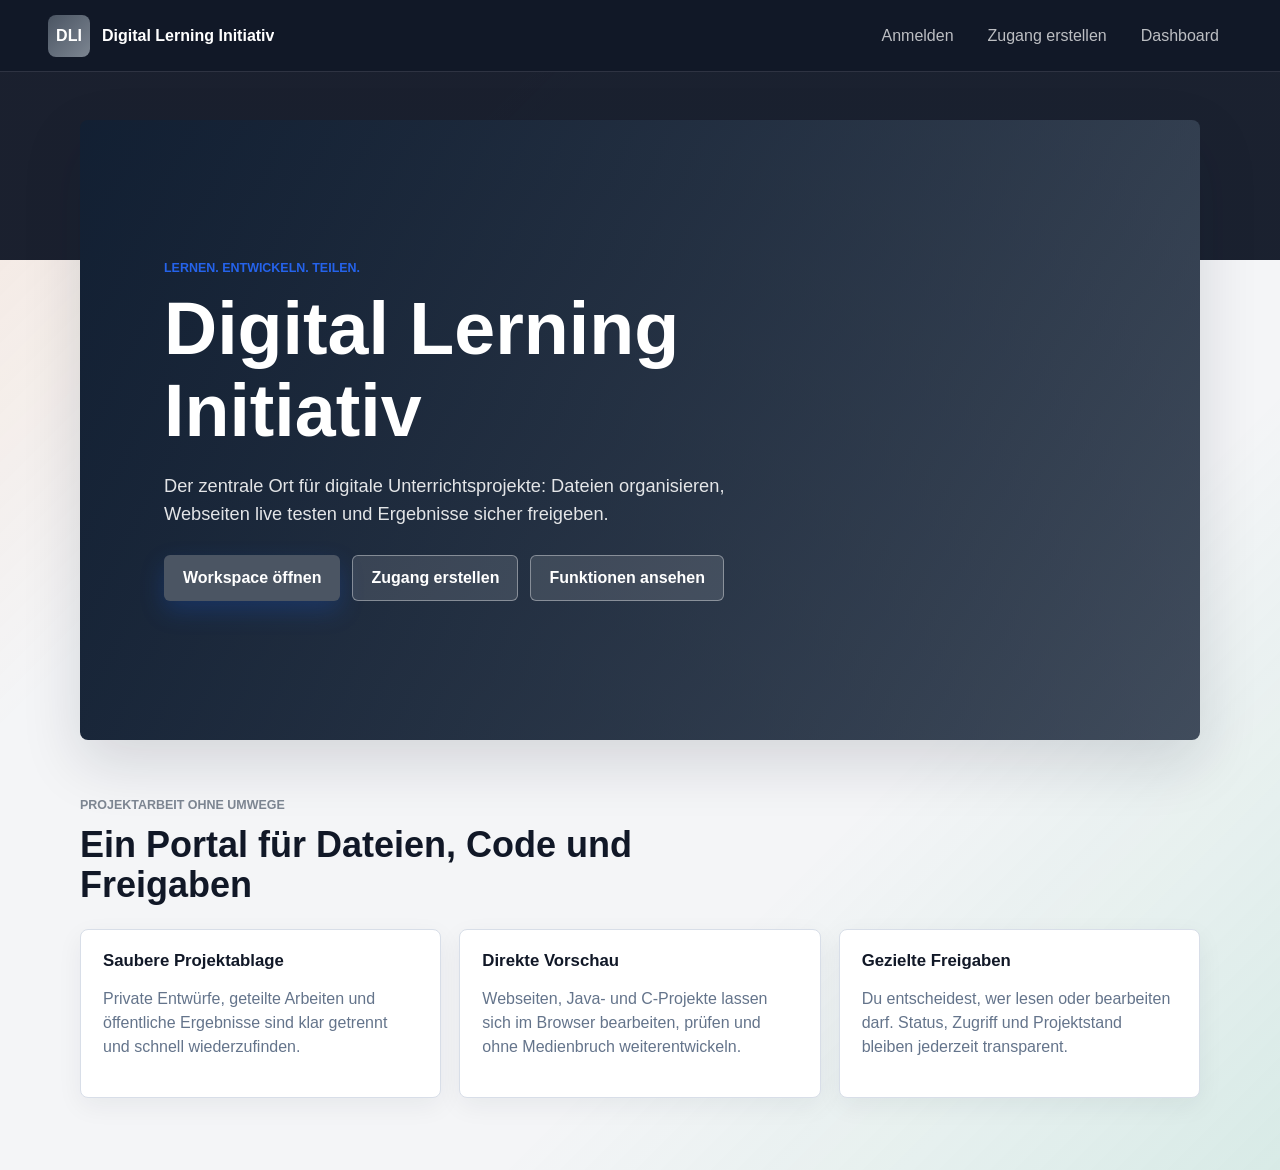
<file: index.html>
<!doctype html>
<html lang="de">
<head>
    <meta charset="utf-8">
    <meta name="viewport" content="width=device-width, initial-scale=1">
    <title>Projektportal | Digital Lerning Initiativ</title>
    <link rel="stylesheet" href="public/css/style.css?v=00.01.16">
    <script src="public/js/api.js?v=00.01.18" defer></script>
    <script src="public/js/dashboard.js?v=00.01.17" defer></script>
</head>
<body data-page="index">
    <header class="site-header">
        <a class="brand" href="index.html" aria-label="Startseite">
            <span class="brand-mark" aria-hidden="true">DLI</span>
            <img class="brand-logo" data-config-logo alt="">
            <span class="brand-text" data-config="schoolName">Digital Lerning Initiativ</span>
        </a>
        <nav class="top-nav" aria-label="Hauptnavigation">
            <a href="public/html/login.html" data-auth-link="login">Anmelden</a>
            <a href="public/html/signup.html" data-registration-link>Zugang erstellen</a>
            <a href="public/html/dashboard.html" data-auth-link="dashboard" hidden>Dashboard</a>
        </nav>
    </header>

    <main class="public-shell">
        <section class="hero-section">
            <div class="hero-content">
                <p class="eyebrow">Lernen. Entwickeln. Teilen.</p>
                <h1 data-config="schoolName">Digital Lerning Initiativ</h1>
                <p class="hero-copy" data-config="publicIntro">
                    Der zentrale Ort für digitale Unterrichtsprojekte: Dateien organisieren, Webseiten live testen und Ergebnisse sicher freigeben.
                </p>
                <div class="hero-actions">
                    <a class="button primary" href="public/html/login.html">Workspace öffnen</a>
                    <a class="button secondary" href="public/html/signup.html" data-registration-link>Zugang erstellen</a>
                    <a class="button secondary" href="#informationen">Funktionen ansehen</a>
                </div>
            </div>
        </section>

        <section class="content-band" id="informationen" aria-labelledby="info-heading">
            <div class="section-heading">
                <p class="eyebrow">Projektarbeit ohne Umwege</p>
                <h2 id="info-heading">Ein Portal für Dateien, Code und Freigaben</h2>
            </div>
            <div class="info-grid">
                <article class="info-card">
                    <h3>Saubere Projektablage</h3>
                    <p>Private Entwürfe, geteilte Arbeiten und öffentliche Ergebnisse sind klar getrennt und schnell wiederzufinden.</p>
                </article>
                <article class="info-card">
                    <h3>Direkte Vorschau</h3>
                    <p>Webseiten, Java- und C-Projekte lassen sich im Browser bearbeiten, prüfen und ohne Medienbruch weiterentwickeln.</p>
                </article>
                <article class="info-card">
                    <h3>Gezielte Freigaben</h3>
                    <p>Du entscheidest, wer lesen oder bearbeiten darf. Status, Zugriff und Projektstand bleiben jederzeit transparent.</p>
                </article>
            </div>
        </section>
    </main>
</body>
</html>
</file>
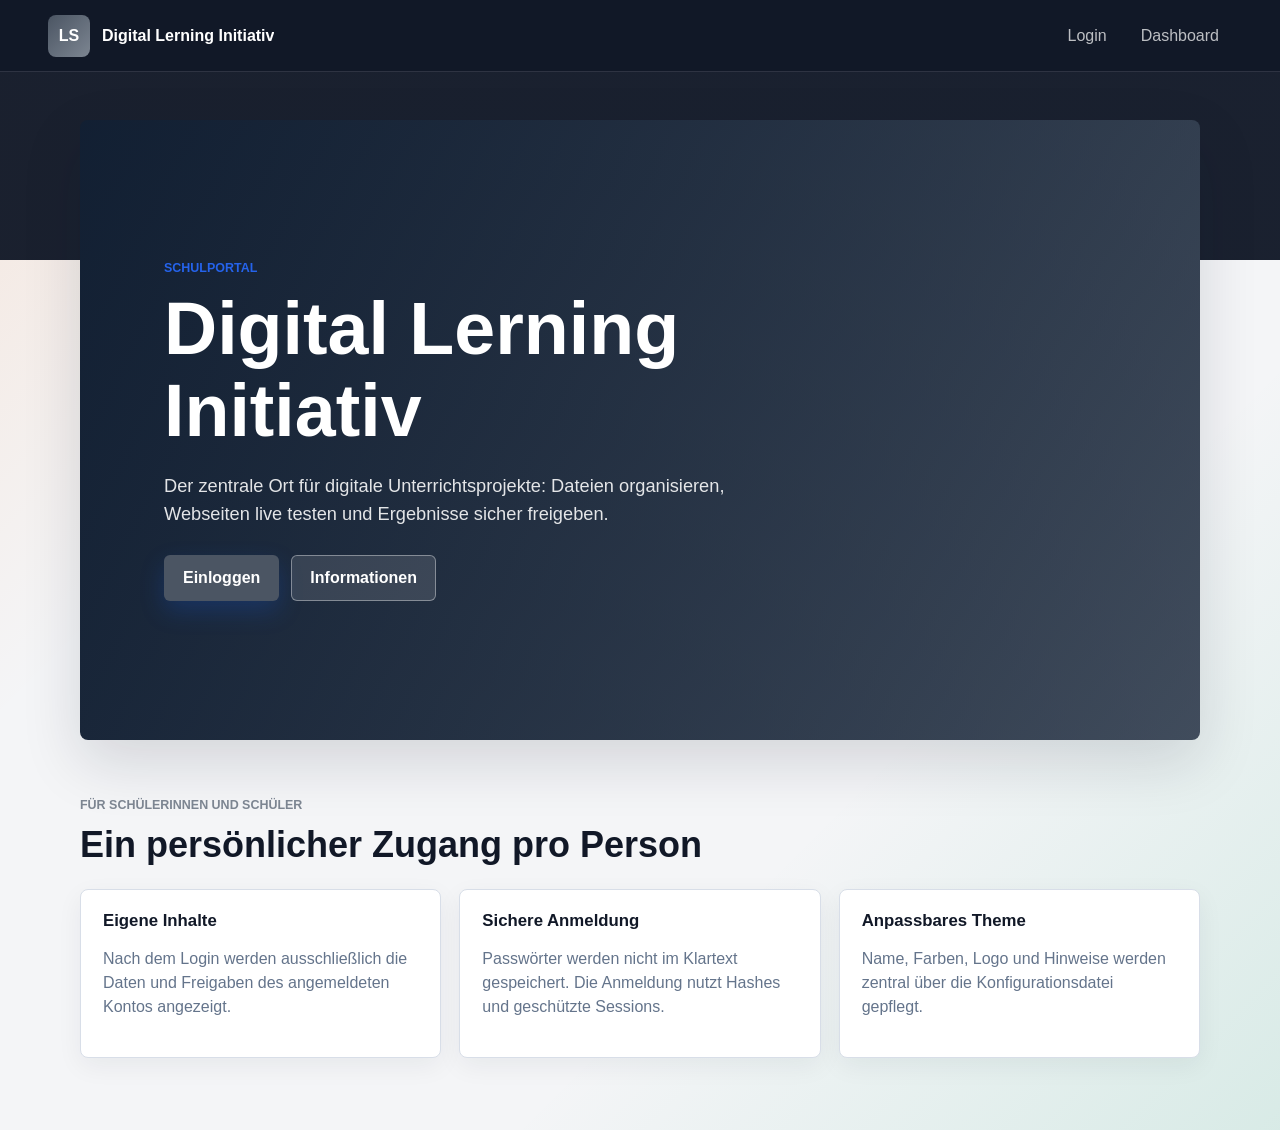
<file: public/html/index.html>
<!doctype html>
<html lang="de">
<head>
    <meta charset="utf-8">
    <meta name="viewport" content="width=device-width, initial-scale=1">
    <title>Liveserver Website</title>
    <link rel="stylesheet" href="../css/style.css?v=00.00.22">
    <script src="../js/api.js?v=00.00.22" defer></script>
    <script src="../js/dashboard.js?v=00.00.22" defer></script>
</head>
<body data-page="index">
    <header class="site-header">
        <a class="brand" href="index.html" aria-label="Startseite">
            <span class="brand-mark" aria-hidden="true">LS</span>
            <img class="brand-logo" data-config-logo alt="">
            <span class="brand-text" data-config="schoolName">Liveserver Website</span>
        </a>
        <nav class="top-nav" aria-label="Hauptnavigation">
            <a href="login.html" data-auth-link="login">Login</a>
            <a href="dashboard.html" data-auth-link="dashboard" hidden>Dashboard</a>
        </nav>
    </header>

    <main class="public-shell">
        <section class="hero-section">
            <div class="hero-content">
                <p class="eyebrow">Schulportal</p>
                <h1 data-config="schoolName">Liveserver Website</h1>
                <p class="hero-copy" data-config="publicIntro">
                    Sicherer Zugriff auf persönliche Schulmaterialien, Profildaten und freigegebene Inhalte.
                </p>
                <div class="hero-actions">
                    <a class="button primary" href="login.html">Einloggen</a>
                    <a class="button secondary" href="#informationen">Informationen</a>
                </div>
            </div>
        </section>

        <section class="content-band" id="informationen" aria-labelledby="info-heading">
            <div class="section-heading">
                <p class="eyebrow">Für Schülerinnen und Schüler</p>
                <h2 id="info-heading">Ein persönlicher Zugang pro Person</h2>
            </div>
            <div class="info-grid">
                <article class="info-card">
                    <h3>Eigene Inhalte</h3>
                    <p>Nach dem Login werden ausschließlich die Daten und Freigaben des angemeldeten Kontos angezeigt.</p>
                </article>
                <article class="info-card">
                    <h3>Sichere Anmeldung</h3>
                    <p>Passwörter werden nicht im Klartext gespeichert. Die Anmeldung nutzt Hashes und geschützte Sessions.</p>
                </article>
                <article class="info-card">
                    <h3>Anpassbares Theme</h3>
                    <p>Name, Farben, Logo und Hinweise werden zentral über die Konfigurationsdatei gepflegt.</p>
                </article>
            </div>
        </section>
    </main>
</body>
</html>
</file>
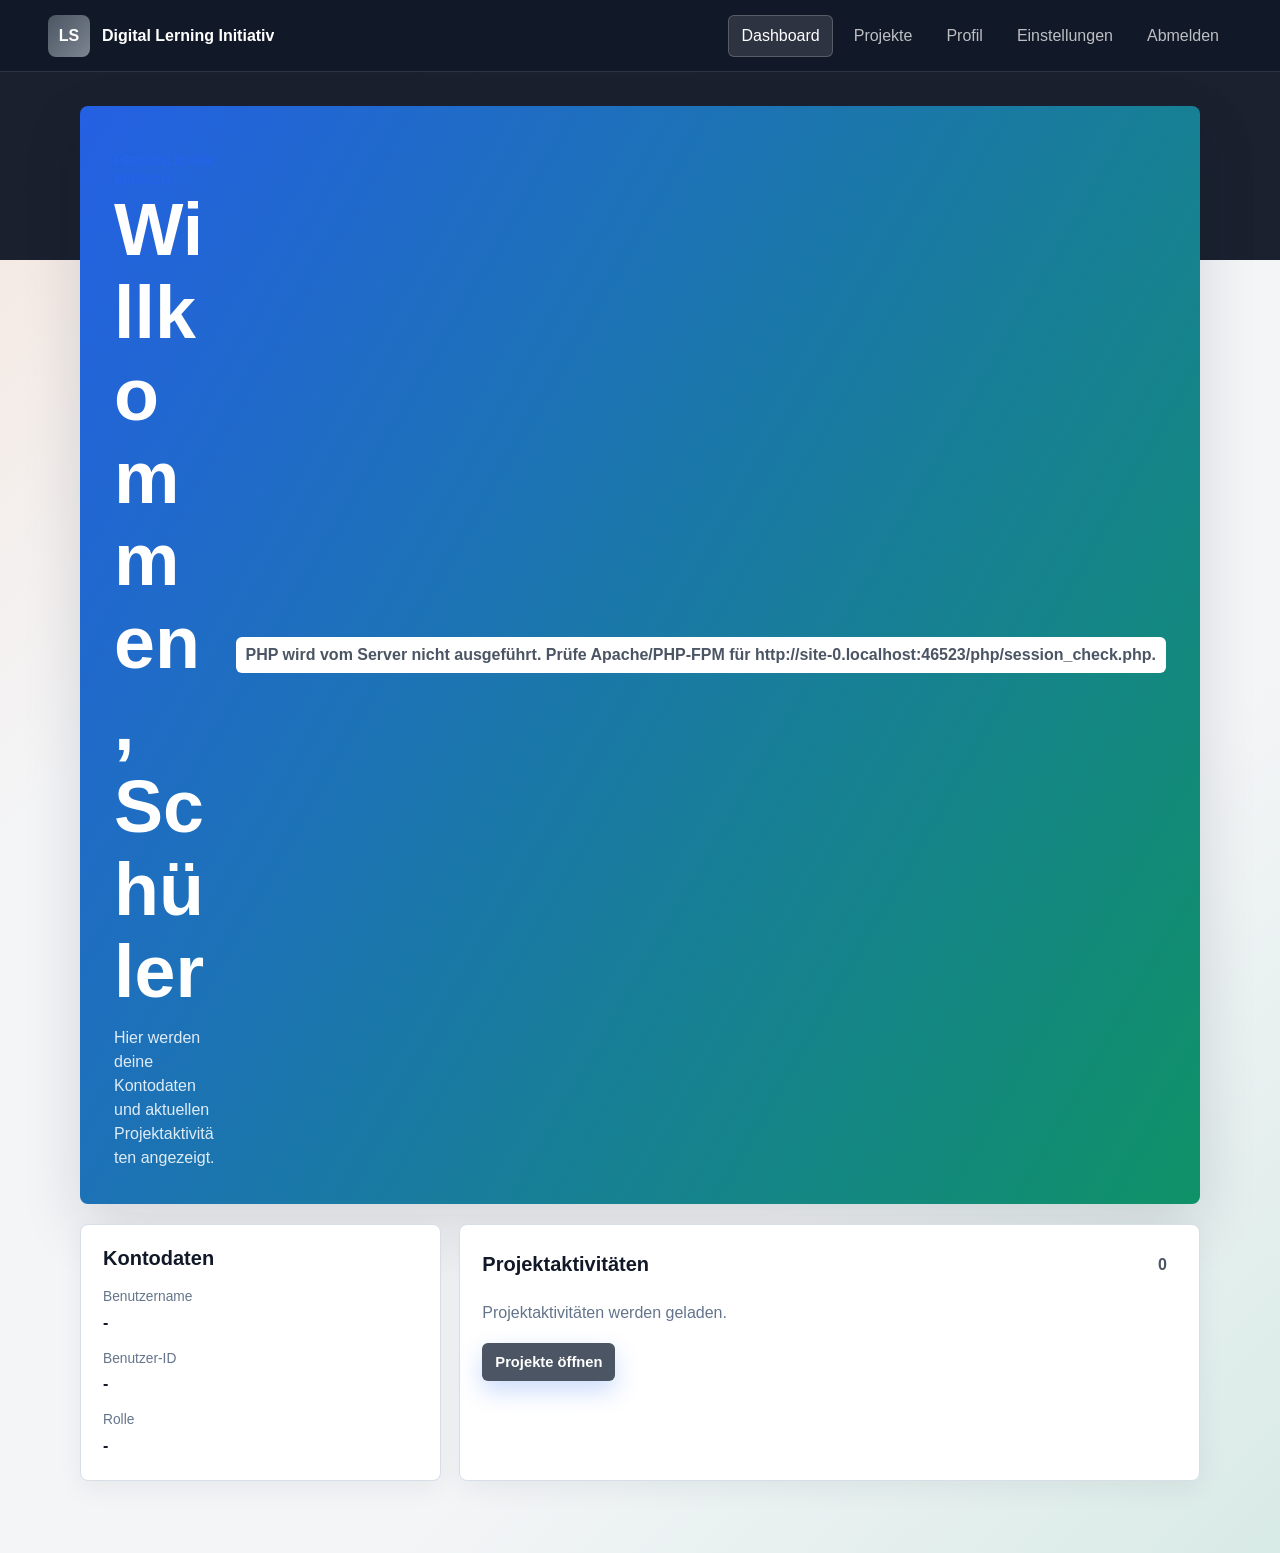
<file: public/html/dashboard.html>
<!doctype html>
<html lang="de">
<head>
    <meta charset="utf-8">
    <meta name="viewport" content="width=device-width, initial-scale=1">
    <title>Dashboard | Liveserver Website</title>
    <link rel="stylesheet" href="../css/style.css?v=00.00.22">
    <script src="../js/api.js?v=00.00.22" defer></script>
    <script src="../js/dashboard.js?v=00.00.22" defer></script>
</head>
<body data-page="dashboard">
    <header class="site-header">
        <a class="brand" href="../../index.html" aria-label="Startseite">
            <span class="brand-mark" aria-hidden="true">LS</span>
            <img class="brand-logo" data-config-logo alt="">
            <span class="brand-text" data-config="schoolName">Liveserver Website</span>
        </a>
        <nav class="top-nav" aria-label="Hauptnavigation">
            <a href="dashboard.html" aria-current="page">Dashboard</a>
            <a href="projekte.html">Projekte</a>
            <a href="profil.html">Profil</a>
            <a href="einstellungen.html">Einstellungen</a>
            <button class="nav-button" type="button" data-logout>Abmelden</button>
        </nav>
    </header>

    <main class="app-shell">
        <section class="welcome-band" aria-labelledby="dashboard-heading">
            <div>
                <p class="eyebrow">Persönlicher Bereich</p>
                <h1 id="dashboard-heading">Willkommen, <span data-user="realname">Schüler</span></h1>
                <p>Hier werden deine Kontodaten und aktuellen Projektaktivitäten angezeigt.</p>
            </div>
            <div class="status-pill" id="session-status">Session wird geprüft</div>
        </section>

        <section class="dashboard-grid" aria-label="Dashboard">
            <article class="panel">
                <div class="panel-heading">
                    <h2>Kontodaten</h2>
                </div>
                <dl class="data-list">
                    <div>
                        <dt>Benutzername</dt>
                        <dd data-user="username">-</dd>
                    </div>
                    <div>
                        <dt>Benutzer-ID</dt>
                        <dd data-user="id">-</dd>
                    </div>
                    <div>
                        <dt>Rolle</dt>
                        <dd data-user="role">-</dd>
                    </div>
                </dl>
            </article>

            <article class="panel wide">
                <div class="panel-heading">
                    <h2>Projektaktivitäten</h2>
                    <span class="count-badge" id="dashboard-project-count">0</span>
                </div>
                <div class="content-list" id="dashboard-project-list" aria-live="polite">
                    <p class="empty-state">Projektaktivitäten werden geladen.</p>
                </div>
                <div class="panel-footer">
                    <a class="button primary compact" href="projekte.html">Projekte öffnen</a>
                </div>
            </article>
        </section>
    </main>
</body>
</html>
</file>
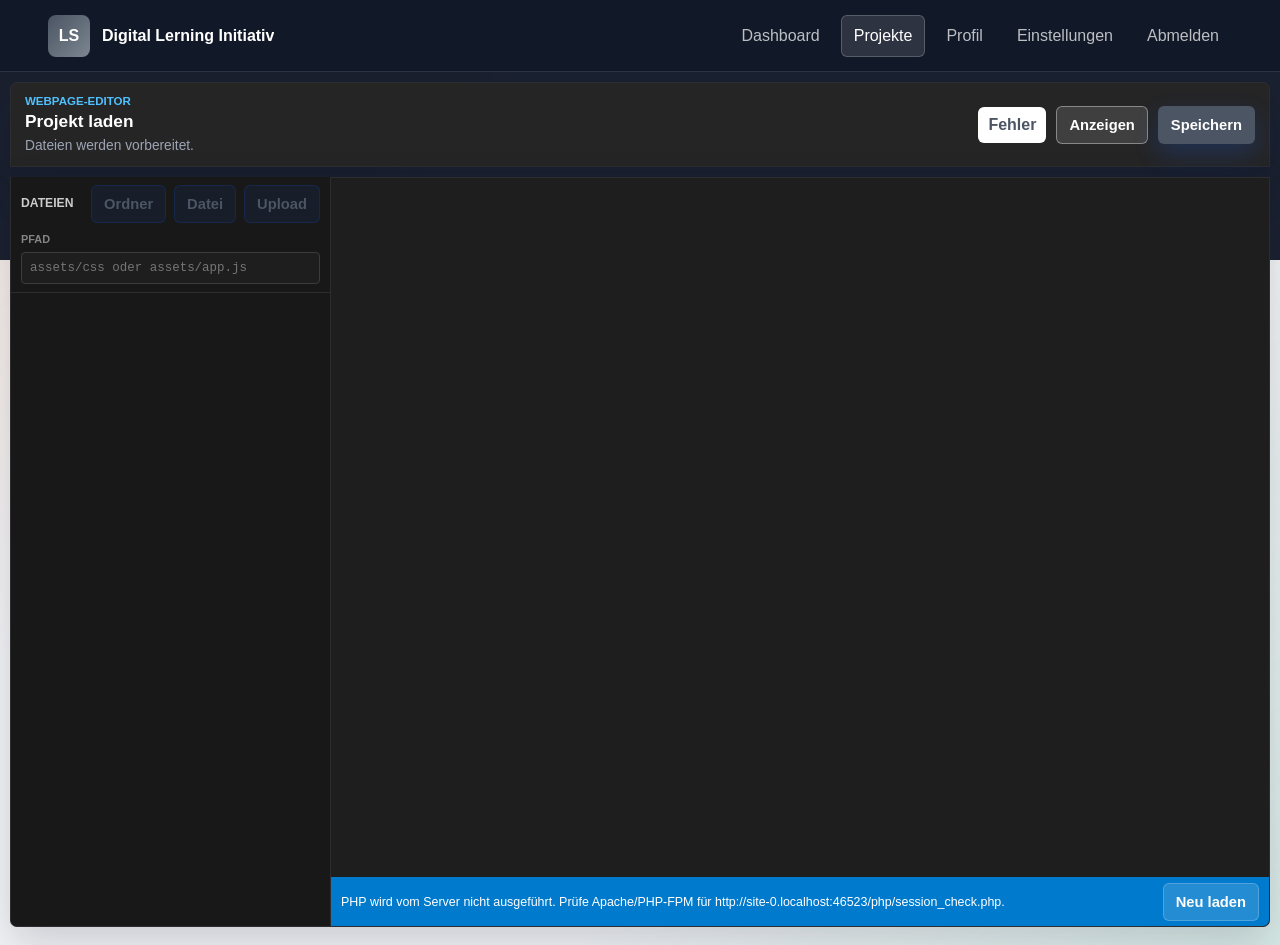
<file: public/html/editor.html>
<!doctype html>
<html lang="de">
<head>
    <meta charset="utf-8">
    <meta name="viewport" content="width=device-width, initial-scale=1">
    <title>Editor | Liveserver Website</title>
    <link rel="stylesheet" href="../css/style.css?v=00.00.22">
    <script src="../js/api.js?v=00.00.22" defer></script>
    <script src="../js/editor.js?v=00.00.22" defer></script>
</head>
<body data-page="editor">
    <header class="site-header">
        <a class="brand" href="../../index.html" aria-label="Startseite">
            <span class="brand-mark" aria-hidden="true">LS</span>
            <img class="brand-logo" data-config-logo alt="">
            <span class="brand-text" data-config="schoolName">Liveserver Website</span>
        </a>
        <nav class="top-nav" aria-label="Hauptnavigation">
            <a href="dashboard.html">Dashboard</a>
            <a href="projekte.html" aria-current="page">Projekte</a>
            <a href="profil.html">Profil</a>
            <a href="einstellungen.html">Einstellungen</a>
            <button class="nav-button" type="button" data-logout>Abmelden</button>
        </nav>
    </header>

    <main class="editor-page">
        <section class="editor-titlebar" aria-labelledby="editor-heading">
            <div>
                <p class="eyebrow">Webpage-Editor</p>
                <h1 id="editor-heading">Projekt laden</h1>
                <p id="editor-subtitle">Dateien werden vorbereitet.</p>
            </div>
            <div class="editor-window-actions">
                <span class="status-pill" id="editor-status">Lade</span>
                <a class="button secondary compact" id="editor-open-site" href="#" target="_blank" rel="noopener" aria-disabled="true">Anzeigen</a>
                <button class="button primary compact" type="button" id="editor-save">Speichern</button>
            </div>
        </section>

        <section class="editor-workspace" aria-label="Projektdateien und Code">
            <aside class="file-sidebar" aria-label="Dateiexplorer">
                <div class="file-sidebar-head">
                    <div class="file-sidebar-title-row">
                        <h2>Dateien</h2>
                        <div class="file-sidebar-actions">
                            <button class="button subtle compact" type="button" id="editor-add-folder">Ordner</button>
                            <button class="button subtle compact" type="button" id="editor-add-file">Datei</button>
                            <button class="button subtle compact" type="button" id="editor-import-folder">Upload</button>
                        </div>
                    </div>
                    <label class="file-create-field" for="editor-new-path">
                        <span>Pfad</span>
                        <input id="editor-new-path" type="text" placeholder="assets/css oder assets/app.js" autocomplete="off">
                    </label>
                    <input class="visually-hidden" id="editor-folder-upload" type="file" webkitdirectory directory multiple>
                </div>
                <div class="file-tree" id="editor-file-tree" role="tree" aria-live="polite"></div>
            </aside>

            <section class="editor-main-pane" aria-label="Codebereich">
                <div class="editor-tabs editor-tabs-light" id="editor-file-tabs" role="tablist" aria-label="Geöffnete Dateien"></div>
                <textarea class="code-area editor-code-area" id="editor-code" spellcheck="false" aria-label="Code-Editor"></textarea>
                <div class="editor-bottom-bar">
                    <p class="form-message" id="editor-message" aria-live="polite"></p>
                    <button class="button subtle compact" type="button" id="editor-reload">Neu laden</button>
                </div>
            </section>
        </section>
    </main>
</body>
</html>
</file>
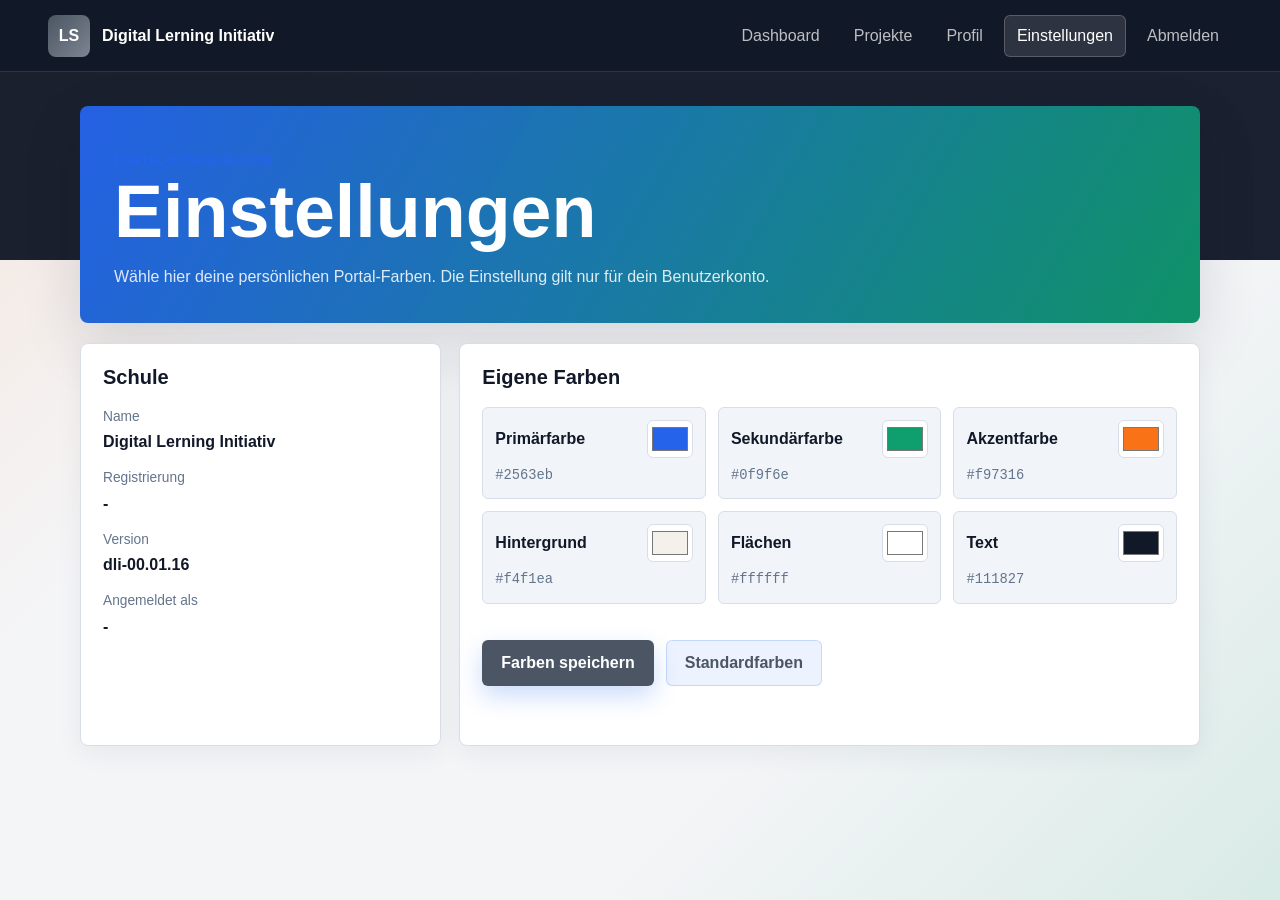
<file: public/html/einstellungen.html>
<!doctype html>
<html lang="de">
<head>
    <meta charset="utf-8">
    <meta name="viewport" content="width=device-width, initial-scale=1">
    <title>Einstellungen | Liveserver Website</title>
    <link rel="stylesheet" href="../css/style.css?v=00.00.22">
    <script src="../js/api.js?v=00.00.22" defer></script>
    <script src="../js/dashboard.js?v=00.00.22" defer></script>
</head>
<body data-page="einstellungen">
    <header class="site-header">
        <a class="brand" href="../../index.html" aria-label="Startseite">
            <span class="brand-mark" aria-hidden="true">LS</span>
            <img class="brand-logo" data-config-logo alt="">
            <span class="brand-text" data-config="schoolName">Liveserver Website</span>
        </a>
        <nav class="top-nav" aria-label="Hauptnavigation">
            <a href="dashboard.html">Dashboard</a>
            <a href="projekte.html">Projekte</a>
            <a href="profil.html">Profil</a>
            <a href="einstellungen.html" aria-current="page">Einstellungen</a>
            <button class="nav-button" type="button" data-logout>Abmelden</button>
        </nav>
    </header>

    <main class="app-shell">
        <section class="welcome-band" aria-labelledby="settings-heading">
            <div>
                <p class="eyebrow">Portal-Konfiguration</p>
                <h1 id="settings-heading">Einstellungen</h1>
                <p>Wähle hier deine persönlichen Portal-Farben. Die Einstellung gilt nur für dein Benutzerkonto.</p>
            </div>
        </section>

        <section class="dashboard-grid" aria-label="Einstellungen">
            <article class="panel">
                <div class="panel-heading">
                    <h2>Schule</h2>
                </div>
                <dl class="data-list">
                    <div>
                        <dt>Name</dt>
                        <dd data-config="schoolName">-</dd>
                    </div>
                    <div>
                        <dt>Registrierung</dt>
                        <dd id="registration-state">-</dd>
                    </div>
                    <div>
                        <dt>Version</dt>
                        <dd data-config="portalVersion">-</dd>
                    </div>
                    <div>
                        <dt>Angemeldet als</dt>
                        <dd data-user="username">-</dd>
                    </div>
                </dl>
            </article>

            <article class="panel wide">
                <div class="panel-heading">
                    <h2>Eigene Farben</h2>
                </div>
                <form class="theme-form" id="theme-form" novalidate>
                    <div class="theme-color-grid">
                        <label class="theme-color-field" for="theme-primary">
                            <span>Primärfarbe</span>
                            <input id="theme-primary" name="primary" type="color" value="#2563eb">
                            <code id="theme-primary-value">#2563eb</code>
                        </label>
                        <label class="theme-color-field" for="theme-secondary">
                            <span>Sekundärfarbe</span>
                            <input id="theme-secondary" name="secondary" type="color" value="#0f9f6e">
                            <code id="theme-secondary-value">#0f9f6e</code>
                        </label>
                        <label class="theme-color-field" for="theme-accent">
                            <span>Akzentfarbe</span>
                            <input id="theme-accent" name="accent" type="color" value="#f97316">
                            <code id="theme-accent-value">#f97316</code>
                        </label>
                        <label class="theme-color-field" for="theme-background">
                            <span>Hintergrund</span>
                            <input id="theme-background" name="background" type="color" value="#f4f1ea">
                            <code id="theme-background-value">#f4f1ea</code>
                        </label>
                        <label class="theme-color-field" for="theme-surface">
                            <span>Flächen</span>
                            <input id="theme-surface" name="surface" type="color" value="#ffffff">
                            <code id="theme-surface-value">#ffffff</code>
                        </label>
                        <label class="theme-color-field" for="theme-text">
                            <span>Text</span>
                            <input id="theme-text" name="text" type="color" value="#111827">
                            <code id="theme-text-value">#111827</code>
                        </label>
                    </div>
                    <div class="theme-preview" id="theme-preview" aria-label="Aktive Theme-Farben"></div>
                    <div class="form-actions tight">
                        <button class="button primary" type="submit">Farben speichern</button>
                        <button class="button subtle" type="button" id="theme-reset">Standardfarben</button>
                    </div>
                    <p class="form-message" id="theme-message" aria-live="polite"></p>
                </form>
            </article>
        </section>
    </main>
</body>
</html>
</file>
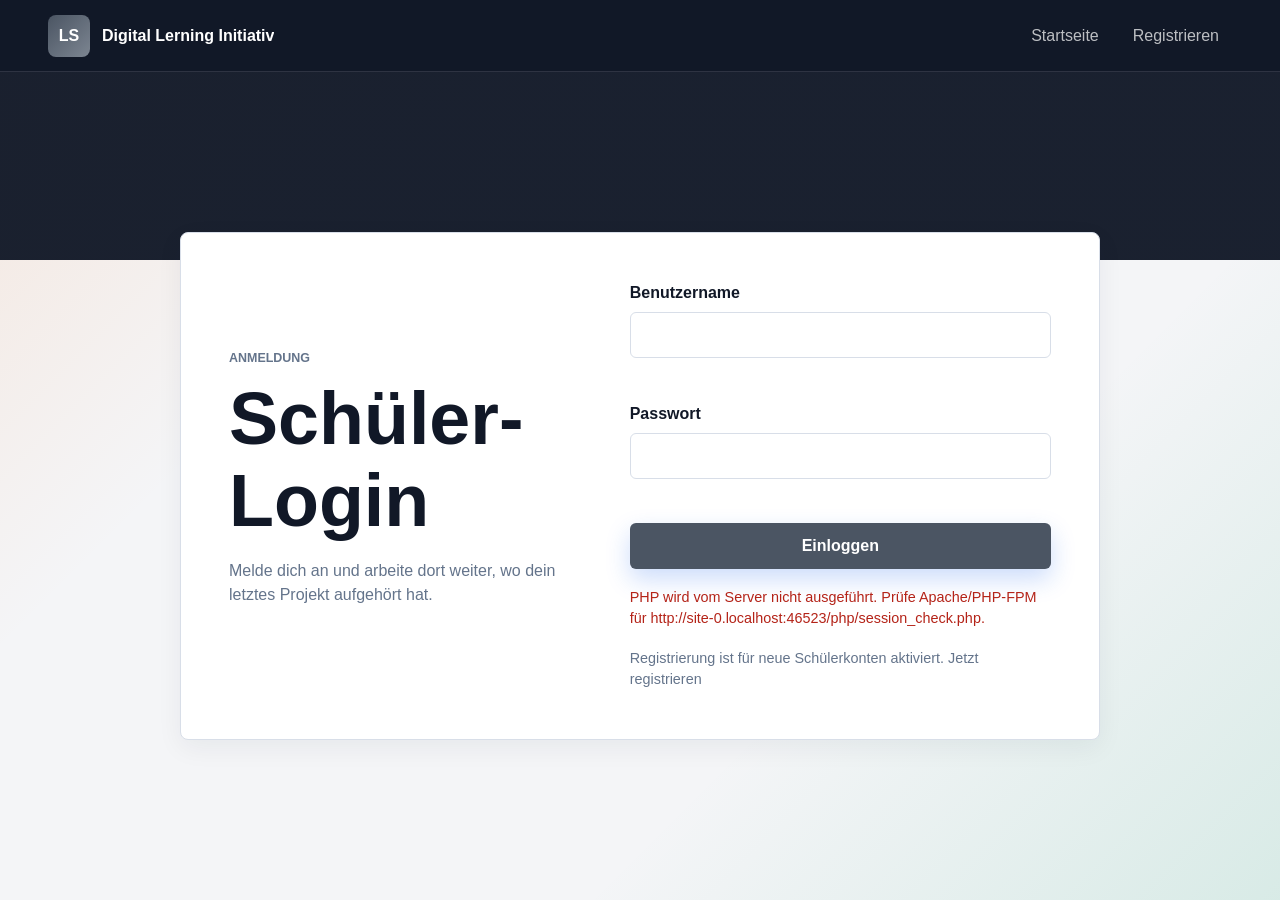
<file: public/html/login.html>
<!doctype html>
<html lang="de">
<head>
    <meta charset="utf-8">
    <meta name="viewport" content="width=device-width, initial-scale=1">
    <title>Login | Liveserver Website</title>
    <link rel="stylesheet" href="../css/style.css?v=00.00.22">
    <script src="../js/api.js?v=00.00.22" defer></script>
    <script src="../js/login.js" defer></script>
</head>
<body data-page="login">
    <header class="site-header">
        <a class="brand" href="../../index.html" aria-label="Startseite">
            <span class="brand-mark" aria-hidden="true">LS</span>
            <img class="brand-logo" data-config-logo alt="">
            <span class="brand-text" data-config="schoolName">Liveserver Website</span>
        </a>
        <nav class="top-nav" aria-label="Hauptnavigation">
            <a href="../../index.html">Startseite</a>
            <a href="signup.html" data-registration-link>Registrieren</a>
        </nav>
    </header>

    <main class="auth-shell">
        <section class="auth-panel" aria-labelledby="login-heading">
            <div class="auth-copy">
                <p class="eyebrow">Anmeldung</p>
                <h1 id="login-heading">Schüler-Login</h1>
                <p data-config="loginHint">Melde dich mit deinem Schul-Benutzernamen und Passwort an.</p>
            </div>

            <form class="form-stack" id="login-form" novalidate>
                <div class="field-group">
                    <label for="username">Benutzername</label>
                    <input id="username" name="username" type="text" autocomplete="username" required maxlength="100">
                    <p class="field-error" id="username-error" aria-live="polite"></p>
                </div>

                <div class="field-group">
                    <label for="password">Passwort</label>
                    <input id="password" name="password" type="password" autocomplete="current-password" required>
                    <p class="field-error" id="password-error" aria-live="polite"></p>
                </div>

                <button class="button primary full-width" type="submit" id="login-submit">Einloggen</button>
                <p class="form-message" id="login-message" aria-live="polite"></p>
                <p class="subtle-note" id="registration-note"></p>
            </form>
        </section>
    </main>
</body>
</html>
</file>
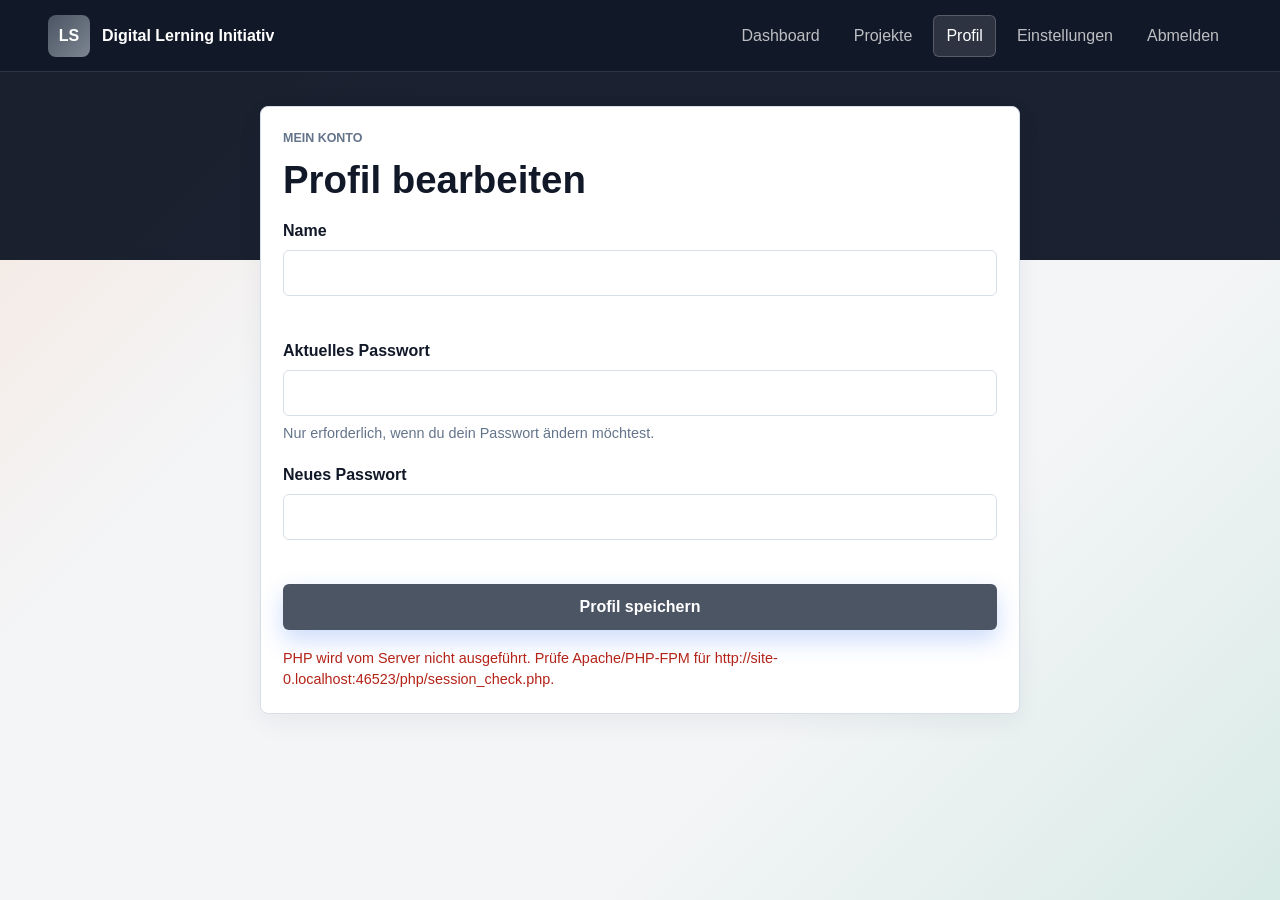
<file: public/html/profil.html>
<!doctype html>
<html lang="de">
<head>
    <meta charset="utf-8">
    <meta name="viewport" content="width=device-width, initial-scale=1">
    <title>Profil | Liveserver Website</title>
    <link rel="stylesheet" href="../css/style.css?v=00.00.22">
    <script src="../js/api.js?v=00.00.22" defer></script>
    <script src="../js/dashboard.js?v=00.00.22" defer></script>
</head>
<body data-page="profil">
    <header class="site-header">
        <a class="brand" href="../../index.html" aria-label="Startseite">
            <span class="brand-mark" aria-hidden="true">LS</span>
            <img class="brand-logo" data-config-logo alt="">
            <span class="brand-text" data-config="schoolName">Liveserver Website</span>
        </a>
        <nav class="top-nav" aria-label="Hauptnavigation">
            <a href="dashboard.html">Dashboard</a>
            <a href="projekte.html">Projekte</a>
            <a href="profil.html" aria-current="page">Profil</a>
            <a href="einstellungen.html">Einstellungen</a>
            <button class="nav-button" type="button" data-logout>Abmelden</button>
        </nav>
    </header>

    <main class="app-shell narrow">
        <section class="panel" aria-labelledby="profile-heading">
            <div class="panel-heading">
                <div>
                    <p class="eyebrow">Mein Konto</p>
                    <h1 id="profile-heading">Profil bearbeiten</h1>
                </div>
            </div>

            <form class="form-stack" id="profile-form" novalidate>
                <div class="field-group">
                    <label for="realname">Name</label>
                    <input id="realname" name="realname" type="text" autocomplete="name" maxlength="150" required>
                    <p class="field-error" id="realname-error" aria-live="polite"></p>
                </div>

                <div class="field-group">
                    <label for="current-password">Aktuelles Passwort</label>
                    <input id="current-password" name="currentPassword" type="password" autocomplete="current-password">
                    <p class="field-hint">Nur erforderlich, wenn du dein Passwort ändern möchtest.</p>
                </div>

                <div class="field-group">
                    <label for="new-password">Neues Passwort</label>
                    <input id="new-password" name="newPassword" type="password" autocomplete="new-password" minlength="8">
                    <p class="field-error" id="new-password-error" aria-live="polite"></p>
                </div>

                <button class="button primary" type="submit">Profil speichern</button>
                <p class="form-message" id="profile-message" aria-live="polite"></p>
            </form>
        </section>
    </main>
</body>
</html>
</file>
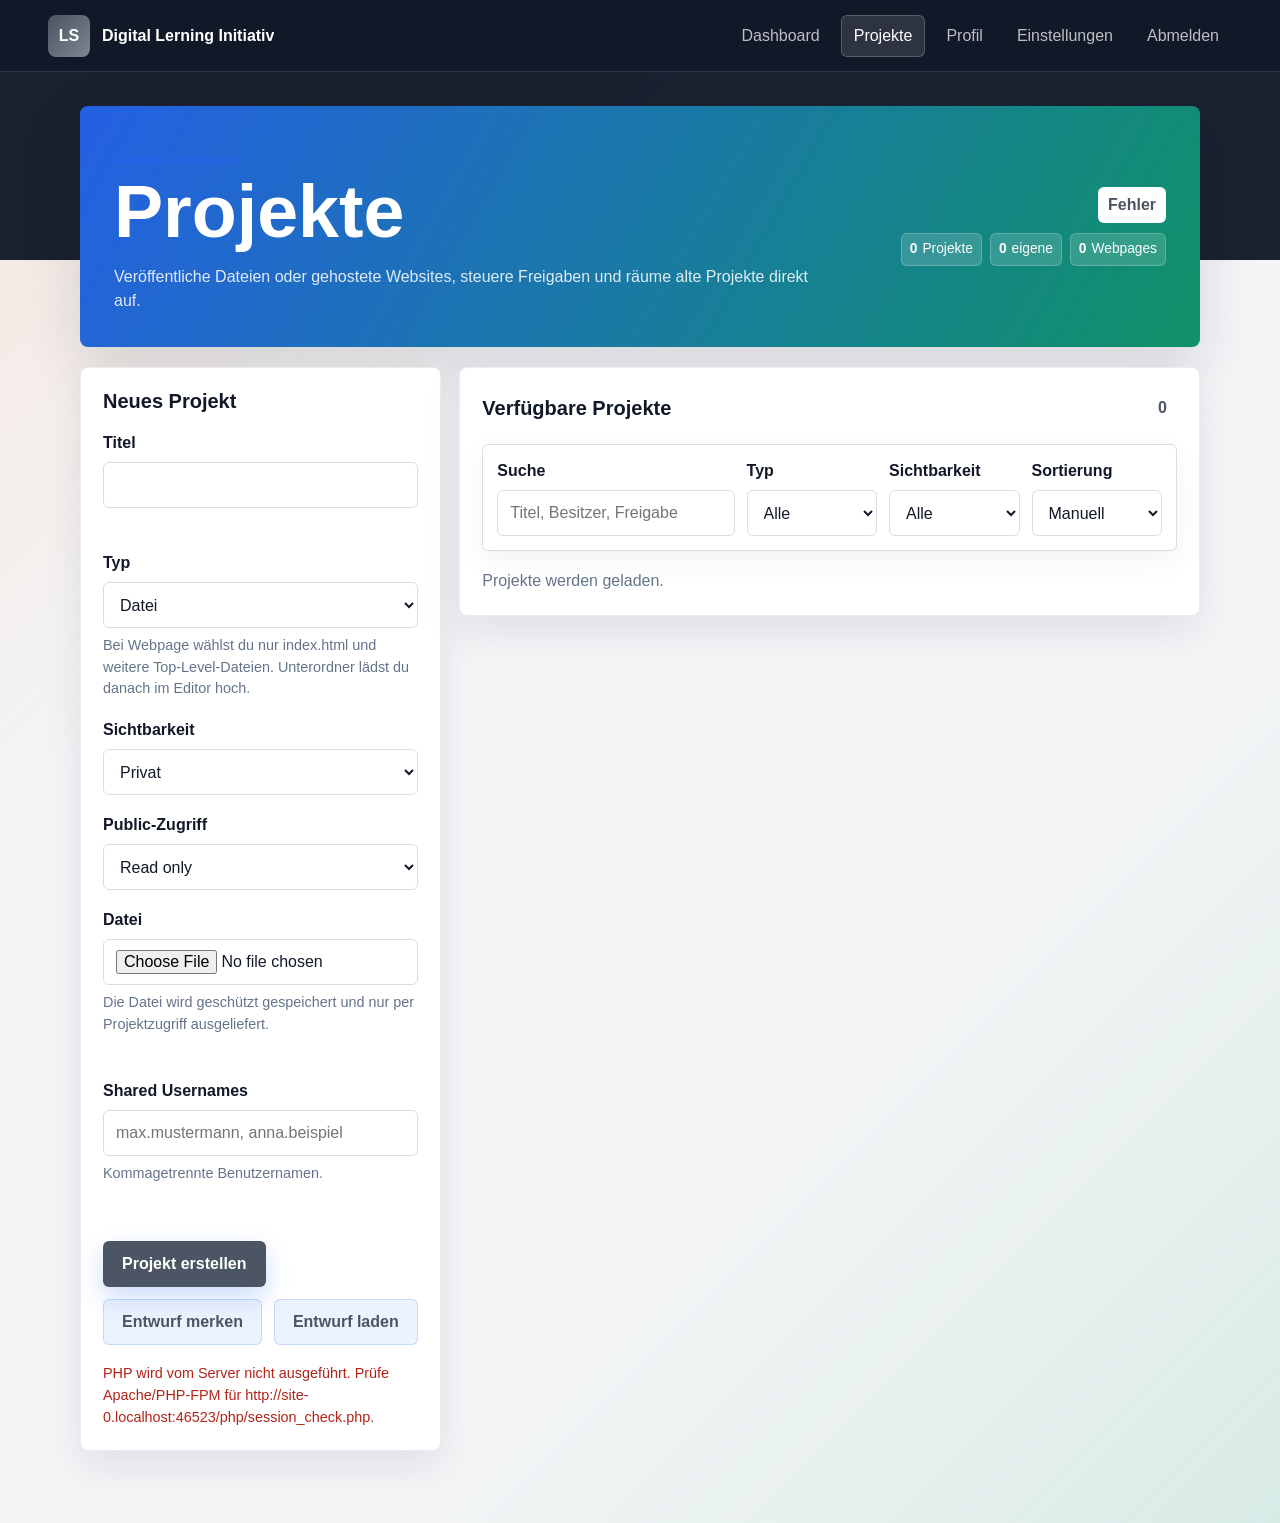
<file: public/html/projekte.html>
<!doctype html>
<html lang="de">
<head>
    <meta charset="utf-8">
    <meta name="viewport" content="width=device-width, initial-scale=1">
    <title>Projekte | Liveserver Website</title>
    <link rel="stylesheet" href="../css/style.css?v=00.00.22">
    <script src="../js/api.js?v=00.00.22" defer></script>
    <script src="../js/projects.js?v=00.00.22" defer></script>
</head>
<body data-page="projekte">
    <header class="site-header">
        <a class="brand" href="../../index.html" aria-label="Startseite">
            <span class="brand-mark" aria-hidden="true">LS</span>
            <img class="brand-logo" data-config-logo alt="">
            <span class="brand-text" data-config="schoolName">Liveserver Website</span>
        </a>
        <nav class="top-nav" aria-label="Hauptnavigation">
            <a href="dashboard.html">Dashboard</a>
            <a href="projekte.html" aria-current="page">Projekte</a>
            <a href="profil.html">Profil</a>
            <a href="einstellungen.html">Einstellungen</a>
            <button class="nav-button" type="button" data-logout>Abmelden</button>
        </nav>
    </header>

    <main class="app-shell">
        <section class="welcome-band" aria-labelledby="projects-heading">
            <div>
                <p class="eyebrow">Projekt-Konsole</p>
                <h1 id="projects-heading">Projekte</h1>
                <p>Veröffentliche Dateien oder gehostete Websites, steuere Freigaben und räume alte Projekte direkt auf.</p>
            </div>
            <div class="project-pulse" aria-label="Projektstatus">
                <div class="status-pill" id="project-status">Bereit</div>
                <div class="pulse-metrics">
                    <span><strong id="metric-total">0</strong> Projekte</span>
                    <span><strong id="metric-owned">0</strong> eigene</span>
                    <span><strong id="metric-webpages">0</strong> Webpages</span>
                </div>
            </div>
        </section>

        <section class="dashboard-grid projects-layout" aria-label="Projektverwaltung">
            <article class="panel">
                <div class="panel-heading">
                    <h2>Neues Projekt</h2>
                </div>

                <form class="form-stack" id="project-form" enctype="multipart/form-data" novalidate>
                    <div class="field-group">
                        <label for="project-title">Titel</label>
                        <input id="project-title" name="title" type="text" maxlength="150" required>
                        <p class="field-error" id="project-title-error" aria-live="polite"></p>
                    </div>

                    <div class="field-group">
                        <label for="project-type">Typ</label>
                        <select id="project-type" name="type" required>
                            <option value="file">Datei</option>
                            <option value="webpage">Webpage</option>
                        </select>
                        <p class="field-hint">Bei Webpage wählst du nur index.html und weitere Top-Level-Dateien. Unterordner lädst du danach im Editor hoch.</p>
                    </div>

                    <div class="field-group">
                        <label for="project-visibility">Sichtbarkeit</label>
                        <select id="project-visibility" name="visibility" required>
                            <option value="private">Privat</option>
                            <option value="public">Public</option>
                            <option value="shared">Shared</option>
                        </select>
                    </div>

                    <div class="field-group" id="public-permission-field" hidden>
                        <label for="public-permission">Public-Zugriff</label>
                        <select id="public-permission" name="publicPermission">
                            <option value="read">Read only</option>
                            <option value="write">Bearbeiten erlaubt</option>
                        </select>
                    </div>

                    <input id="upload-kind" name="uploadKind" type="hidden" value="single">

                    <div class="field-group" id="single-file-field">
                        <label for="project-file" id="project-file-label">Datei</label>
                        <input id="project-file" name="projectFiles[]" type="file">
                        <p class="field-hint" id="single-file-hint">Die Datei wird geschützt gespeichert und nur per Projektzugriff ausgeliefert.</p>
                        <p class="field-error" id="project-file-error" aria-live="polite"></p>
                        <div class="file-preview" id="single-file-summary" aria-live="polite"></div>
                    </div>

                    <section class="code-workbench" id="code-workbench" hidden aria-labelledby="code-editor-heading">
                        <div class="workbench-head">
                            <div>
                                <p class="eyebrow">Code-Editor</p>
                                <h3 id="code-editor-heading">Webpage direkt bauen</h3>
                            </div>
                            <div class="editor-switch" role="group" aria-label="Webpage-Quelle">
                                <button class="icon-button active" type="button" data-webpage-mode="upload">Upload</button>
                                <button class="icon-button" type="button" data-webpage-mode="editor">Editor</button>
                            </div>
                        </div>

                        <div class="editor-shell" id="editor-shell" hidden>
                            <div class="editor-tabs" role="tablist" aria-label="Dateien">
                                <button class="editor-tab active" type="button" data-editor-file="index.html">index.html</button>
                                <button class="editor-tab" type="button" data-editor-file="style.css">style.css</button>
                                <button class="editor-tab" type="button" data-editor-file="script.js">script.js</button>
                            </div>
                            <textarea class="code-area" id="code-editor" spellcheck="false" aria-label="Code-Editor"></textarea>
                            <div class="editor-actions">
                                <button class="button subtle compact" type="button" id="code-reset">Starter-Code</button>
                                <button class="button primary compact" type="button" id="code-save-project">Als Webpage speichern</button>
                            </div>
                            <p class="field-error" id="code-editor-error" aria-live="polite"></p>
                            <div class="code-preview">
                                <div class="html-preview-header">
                                    <strong>Live-Vorschau</strong>
                                    <span id="code-preview-state">Bereit</span>
                                </div>
                                <iframe id="code-preview-frame" title="Code-Vorschau" sandbox="allow-scripts"></iframe>
                            </div>
                        </div>
                    </section>

                    <div class="field-group" id="shared-field" hidden>
                        <label for="shared-usernames">Shared Usernames</label>
                        <input id="shared-usernames" name="sharedUsernames" type="text" placeholder="max.mustermann, anna.beispiel">
                        <p class="field-hint">Kommagetrennte Benutzernamen.</p>
                        <div class="shared-permission-list" id="shared-permissions"></div>
                        <p class="field-error" id="shared-usernames-error" aria-live="polite"></p>
                    </div>

                    <div class="form-actions tight">
                        <button class="button primary" type="submit" id="project-submit">Projekt erstellen</button>
                        <button class="button subtle" type="button" id="project-draft-save">Entwurf merken</button>
                        <button class="button subtle" type="button" id="project-draft-load">Entwurf laden</button>
                    </div>
                    <p class="form-message" id="project-message" aria-live="polite"></p>
                </form>
            </article>

            <article class="panel wide">
                <div class="panel-heading">
                    <h2>Verfügbare Projekte</h2>
                    <span class="count-badge" id="project-count">0</span>
                </div>
                <div class="project-toolbar" aria-label="Projektfilter">
                    <div class="field-group">
                        <label for="project-search">Suche</label>
                        <input id="project-search" type="search" placeholder="Titel, Besitzer, Freigabe">
                    </div>
                    <div class="field-group">
                        <label for="project-type-filter">Typ</label>
                        <select id="project-type-filter">
                            <option value="all">Alle</option>
                            <option value="file">Dateien</option>
                            <option value="webpage">Webpages</option>
                        </select>
                    </div>
                    <div class="field-group">
                        <label for="project-visibility-filter">Sichtbarkeit</label>
                        <select id="project-visibility-filter">
                            <option value="all">Alle</option>
                            <option value="private">Privat</option>
                            <option value="shared">Shared</option>
                            <option value="public">Public</option>
                        </select>
                    </div>
                    <div class="field-group">
                        <label for="project-sort">Sortierung</label>
                        <select id="project-sort">
                            <option value="manual">Manuell</option>
                            <option value="newest">Neueste zuerst</option>
                            <option value="title">Titel A-Z</option>
                            <option value="owner">Besitzer A-Z</option>
                        </select>
                    </div>
                </div>
                <div class="project-list" id="project-list" aria-live="polite">
                    <p class="empty-state">Projekte werden geladen.</p>
                </div>
            </article>
        </section>
    </main>
</body>
</html>
</file>
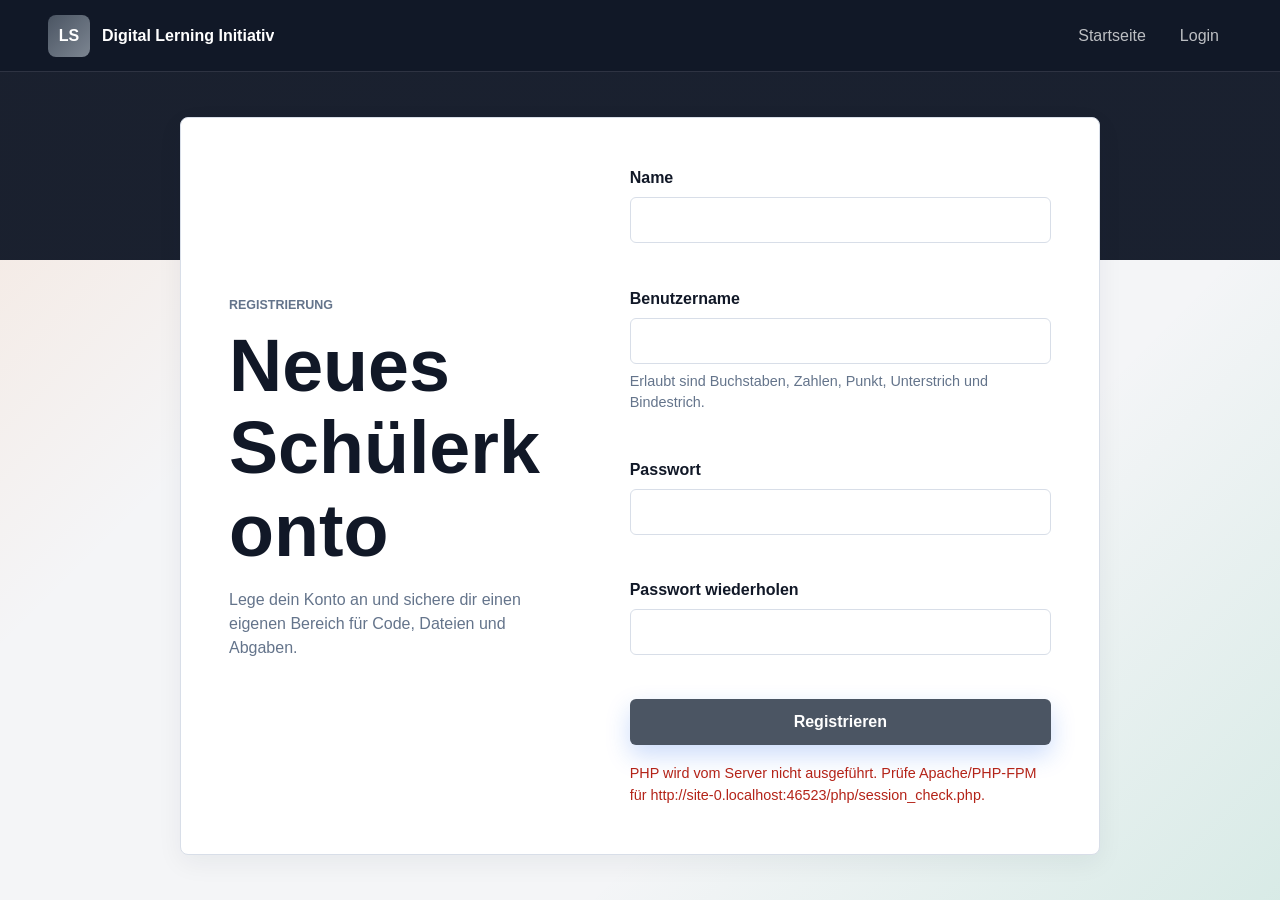
<file: public/html/signup.html>
<!doctype html>
<html lang="de">
<head>
    <meta charset="utf-8">
    <meta name="viewport" content="width=device-width, initial-scale=1">
    <title>Registrieren | Liveserver Website</title>
    <link rel="stylesheet" href="../css/style.css?v=00.00.22">
    <script src="../js/api.js?v=00.00.22" defer></script>
    <script src="../js/signup.js" defer></script>
</head>
<body data-page="signup">
    <header class="site-header">
        <a class="brand" href="../../index.html" aria-label="Startseite">
            <span class="brand-mark" aria-hidden="true">LS</span>
            <img class="brand-logo" data-config-logo alt="">
            <span class="brand-text" data-config="schoolName">Liveserver Website</span>
        </a>
        <nav class="top-nav" aria-label="Hauptnavigation">
            <a href="../../index.html">Startseite</a>
            <a href="login.html">Login</a>
        </nav>
    </header>

    <main class="auth-shell">
        <section class="auth-panel" aria-labelledby="signup-heading">
            <div class="auth-copy">
                <p class="eyebrow">Registrierung</p>
                <h1 id="signup-heading">Neues Schülerkonto</h1>
                <p data-config="signupHint">Erstelle dein Konto mit Benutzername, Name und Passwort.</p>
            </div>

            <form class="form-stack" id="signup-form" novalidate>
                <div class="field-group">
                    <label for="realname">Name</label>
                    <input id="realname" name="realname" type="text" autocomplete="name" required maxlength="150">
                    <p class="field-error" id="realname-error" aria-live="polite"></p>
                </div>

                <div class="field-group">
                    <label for="username">Benutzername</label>
                    <input id="username" name="username" type="text" autocomplete="username" required maxlength="100">
                    <p class="field-hint">Erlaubt sind Buchstaben, Zahlen, Punkt, Unterstrich und Bindestrich.</p>
                    <p class="field-error" id="username-error" aria-live="polite"></p>
                </div>

                <div class="field-group">
                    <label for="password">Passwort</label>
                    <input id="password" name="password" type="password" autocomplete="new-password" required minlength="8">
                    <p class="field-error" id="password-error" aria-live="polite"></p>
                </div>

                <div class="field-group">
                    <label for="password-confirm">Passwort wiederholen</label>
                    <input id="password-confirm" name="passwordConfirm" type="password" autocomplete="new-password" required minlength="8">
                    <p class="field-error" id="password-confirm-error" aria-live="polite"></p>
                </div>

                <button class="button primary full-width" type="submit" id="signup-submit">Registrieren</button>
                <p class="form-message" id="signup-message" aria-live="polite"></p>
            </form>
        </section>
    </main>
</body>
</html>
</file>
<file: public/css/style.css>
:root {
    --color-primary: #2563eb;
    --color-secondary: #0f9f6e;
    --color-accent: #f97316;
    --color-background: #f4f1ea;
    --color-surface: #ffffff;
    --color-surface-muted: #f1f5f9;
    --color-text: #111827;
    --color-muted: #64748b;
    --color-danger: #b42318;
    --color-success: #047857;
    --color-border: #d8dee8;
    --shadow-soft: 0 22px 60px rgba(17, 24, 39, 0.14);
    --radius-sm: 6px;
    --radius-md: 8px;
    --content-width: 1120px;
}

* {
    box-sizing: border-box;
}

html {
    min-height: 100%;
    background: var(--color-background);
}

body {
    min-height: 100vh;
    margin: 0;
    color: var(--color-text);
    background:
        linear-gradient(180deg, rgba(17, 24, 39, 0.96) 0, rgba(17, 24, 39, 0.96) 260px, transparent 260px),
        linear-gradient(135deg, rgba(249, 115, 22, 0.12), transparent 30%),
        linear-gradient(315deg, rgba(15, 159, 110, 0.12), transparent 32%),
        var(--color-background);
    font-family: Arial, Helvetica, sans-serif;
    line-height: 1.5;
}

a {
    color: inherit;
    text-decoration: none;
}

button,
input,
select,
textarea {
    font: inherit;
}

.visually-hidden {
    position: absolute;
    width: 1px;
    height: 1px;
    overflow: hidden;
    clip: rect(0 0 0 0);
    white-space: nowrap;
}

.site-header {
    position: sticky;
    top: 0;
    z-index: 10;
    display: flex;
    align-items: center;
    justify-content: space-between;
    gap: 24px;
    width: 100%;
    min-height: 72px;
    padding: 14px clamp(18px, 4vw, 48px);
    background: rgba(17, 24, 39, 0.9);
    border-bottom: 1px solid rgba(255, 255, 255, 0.12);
    backdrop-filter: blur(14px);
}

.brand {
    display: inline-flex;
    align-items: center;
    gap: 12px;
    min-width: 0;
    font-weight: 700;
    color: #ffffff;
}

.brand-mark {
    display: inline-grid;
    place-items: center;
    flex: 0 0 42px;
    width: 42px;
    height: 42px;
    color: #ffffff;
    background: linear-gradient(135deg, var(--color-primary), var(--color-secondary));
    border-radius: var(--radius-md);
}

.brand-logo {
    display: none;
    width: 42px;
    height: 42px;
    object-fit: contain;
}

.brand-logo.has-logo + .brand-text,
.brand-text {
    overflow: hidden;
    text-overflow: ellipsis;
    white-space: nowrap;
}

.brand:has(.brand-logo.has-logo) .brand-mark {
    display: none;
}

.brand-logo.has-logo {
    display: inline-block;
}

.top-nav {
    display: flex;
    align-items: center;
    justify-content: flex-end;
    flex-wrap: wrap;
    gap: 8px;
}

.top-nav a,
.nav-button {
    display: inline-flex;
    align-items: center;
    justify-content: center;
    min-height: 38px;
    padding: 8px 12px;
    color: rgba(255, 255, 255, 0.72);
    background: transparent;
    border: 1px solid transparent;
    border-radius: var(--radius-sm);
    cursor: pointer;
}

.top-nav a:hover,
.top-nav a[aria-current="page"],
.nav-button:hover {
    color: #ffffff;
    background: rgba(255, 255, 255, 0.12);
    border-color: rgba(255, 255, 255, 0.2);
}

.public-shell,
.app-shell,
.auth-shell {
    width: min(100% - 32px, var(--content-width));
    margin: 0 auto;
}

.public-shell {
    padding: 48px 0 72px;
}

.hero-section {
    display: grid;
    align-items: center;
    min-height: min(620px, calc(100vh - 120px));
    padding: clamp(32px, 7vw, 84px);
    color: #ffffff;
    background:
        linear-gradient(110deg, rgba(10, 24, 44, 0.88), rgba(10, 24, 44, 0.52)),
        linear-gradient(135deg, var(--color-primary), var(--color-secondary));
    border-radius: var(--radius-md);
    box-shadow: var(--shadow-soft);
}

.hero-content {
    max-width: 680px;
}

.eyebrow {
    margin: 0 0 10px;
    color: var(--color-secondary);
    font-size: 0.78rem;
    font-weight: 700;
    letter-spacing: 0;
    text-transform: uppercase;
}

.hero-section .eyebrow {
    color: var(--color-accent);
}

h1,
h2,
h3,
p {
    overflow-wrap: anywhere;
}

h1,
h2,
h3 {
    margin: 0;
    line-height: 1.12;
}

h1 {
    font-size: clamp(2.35rem, 6vw, 4.6rem);
}

h2 {
    font-size: clamp(1.45rem, 3vw, 2.25rem);
}

h3 {
    font-size: 1.05rem;
}

.hero-copy {
    max-width: 620px;
    margin: 20px 0 0;
    color: rgba(255, 255, 255, 0.88);
    font-size: 1.14rem;
}

.hero-actions,
.form-actions {
    display: flex;
    flex-wrap: wrap;
    gap: 12px;
    margin-top: 28px;
}

.form-actions.tight {
    margin-top: 0;
}

.button {
    display: inline-flex;
    align-items: center;
    justify-content: center;
    min-height: 44px;
    padding: 10px 18px;
    border: 1px solid transparent;
    border-radius: var(--radius-sm);
    font-weight: 700;
    cursor: pointer;
    transition: transform 160ms ease, box-shadow 160ms ease, background 160ms ease;
}

.button:hover {
    transform: translateY(-1px);
}

.button.primary {
    color: #ffffff;
    background: var(--color-primary);
    box-shadow: 0 10px 24px rgba(21, 94, 239, 0.22);
}

.button.secondary {
    color: #ffffff;
    background: rgba(255, 255, 255, 0.12);
    border-color: rgba(255, 255, 255, 0.38);
}

.button.subtle {
    color: var(--color-primary);
    background: rgba(21, 94, 239, 0.08);
    border-color: rgba(21, 94, 239, 0.18);
}

.button.danger {
    color: #ffffff;
    background: var(--color-danger);
    box-shadow: 0 10px 24px rgba(180, 35, 24, 0.18);
}

.icon-button {
    min-height: 34px;
    padding: 7px 10px;
    color: var(--color-muted);
    background: #ffffff;
    border: 1px solid var(--color-border);
    border-radius: var(--radius-sm);
    cursor: pointer;
}

.icon-button.active,
.icon-button:hover {
    color: #ffffff;
    background: var(--color-primary);
    border-color: var(--color-primary);
}

.button.full-width {
    width: 100%;
}

.button.compact {
    min-height: 36px;
    padding: 7px 12px;
    font-size: 0.92rem;
}

.button:disabled {
    cursor: wait;
    opacity: 0.72;
    transform: none;
}

.content-band {
    padding: 56px 0 0;
}

.section-heading {
    max-width: 700px;
    margin-bottom: 24px;
}

.info-grid,
.dashboard-grid {
    display: grid;
    grid-template-columns: repeat(3, minmax(0, 1fr));
    gap: 18px;
}

.info-card,
.panel,
.auth-panel {
    background: var(--color-surface);
    border: 1px solid var(--color-border);
    border-radius: var(--radius-md);
    box-shadow: 0 8px 26px rgba(23, 32, 51, 0.06);
}

.info-card {
    padding: 22px;
}

.info-card p,
.panel p,
.auth-copy p {
    color: var(--color-muted);
}

.auth-shell {
    display: grid;
    place-items: center;
    min-height: calc(100vh - 72px);
    padding: 36px 0;
}

.auth-panel {
    display: grid;
    grid-template-columns: 0.9fr 1.1fr;
    gap: clamp(24px, 5vw, 56px);
    width: min(100%, 920px);
    padding: clamp(24px, 5vw, 48px);
}

.auth-copy {
    align-self: center;
}

.form-stack {
    display: grid;
    gap: 18px;
}

.field-group {
    display: grid;
    gap: 7px;
}

.field-group label {
    font-weight: 700;
}

.field-group input,
.field-group select,
.field-group textarea {
    width: 100%;
    min-height: 46px;
    padding: 10px 12px;
    color: var(--color-text);
    background: #ffffff;
    border: 1px solid var(--color-border);
    border-radius: var(--radius-sm);
    outline: none;
}

.field-group textarea {
    min-height: 140px;
    resize: vertical;
    font-family: Arial, Helvetica, sans-serif;
}

.field-group input:focus,
.field-group select:focus,
.field-group textarea:focus {
    border-color: var(--color-primary);
    box-shadow: 0 0 0 4px rgba(21, 94, 239, 0.12);
}

.field-error,
.field-hint,
.subtle-note,
.form-message {
    min-height: 1.3em;
    margin: 0;
    font-size: 0.9rem;
}

.field-error,
.form-message.error {
    color: var(--color-danger);
}

.field-hint,
.subtle-note {
    color: var(--color-muted);
}

.form-message.success {
    color: var(--color-success);
}

.app-shell {
    padding: 34px 0 72px;
}

.app-shell.narrow {
    width: min(100% - 32px, 760px);
}

.welcome-band {
    display: flex;
    align-items: center;
    justify-content: space-between;
    gap: 20px;
    margin-bottom: 20px;
    padding: clamp(22px, 4vw, 34px);
    color: #ffffff;
    background:
        linear-gradient(120deg, rgba(37, 99, 235, 0.96), rgba(15, 159, 110, 0.9)),
        #111827;
    border-radius: var(--radius-md);
    box-shadow: var(--shadow-soft);
}

.welcome-band p {
    max-width: 720px;
    margin: 12px 0 0;
    color: rgba(255, 255, 255, 0.86);
}

.welcome-band .eyebrow {
    color: var(--color-accent);
}

.status-pill,
.count-badge {
    display: inline-flex;
    align-items: center;
    justify-content: center;
    min-height: 34px;
    padding: 6px 10px;
    color: var(--color-primary);
    background: #ffffff;
    border-radius: var(--radius-sm);
    font-weight: 700;
    white-space: nowrap;
}

.project-pulse {
    display: grid;
    justify-items: end;
    gap: 10px;
}

.pulse-metrics {
    display: flex;
    justify-content: flex-end;
    flex-wrap: wrap;
    gap: 8px;
    max-width: 360px;
}

.pulse-metrics span {
    display: inline-flex;
    align-items: center;
    gap: 5px;
    min-height: 30px;
    padding: 5px 8px;
    color: #ffffff;
    background: rgba(255, 255, 255, 0.15);
    border: 1px solid rgba(255, 255, 255, 0.22);
    border-radius: var(--radius-sm);
    font-size: 0.86rem;
}

.panel {
    padding: 22px;
}

.projects-layout > .panel {
    border-color: rgba(17, 24, 39, 0.08);
    box-shadow: 0 16px 40px rgba(17, 24, 39, 0.09);
}

.panel.wide {
    grid-column: span 2;
}

.panel-heading {
    display: flex;
    align-items: center;
    justify-content: space-between;
    gap: 14px;
    margin-bottom: 18px;
}

.panel-heading h1 {
    font-size: clamp(1.7rem, 4vw, 2.4rem);
}

.panel-heading h2 {
    font-size: 1.25rem;
}

.panel-footer {
    display: flex;
    justify-content: flex-start;
    margin-top: 18px;
}

.data-list {
    display: grid;
    gap: 14px;
    margin: 0;
}

.data-list div {
    display: grid;
    gap: 3px;
}

.data-list dt {
    color: var(--color-muted);
    font-size: 0.86rem;
}

.data-list dd {
    margin: 0;
    font-weight: 700;
}

.content-list {
    display: grid;
    gap: 12px;
}

.projects-layout {
    align-items: start;
}

.project-list {
    display: grid;
    gap: 14px;
}

.project-toolbar {
    display: grid;
    grid-template-columns: minmax(180px, 1fr) repeat(3, minmax(130px, 0.55fr));
    gap: 12px;
    margin-bottom: 18px;
    padding: 14px;
    background: #ffffff;
    border: 1px solid var(--color-border);
    border-radius: var(--radius-sm);
    box-shadow: 0 10px 30px rgba(17, 24, 39, 0.05);
}

.project-card {
    display: grid;
    gap: 14px;
    padding: 18px;
    background:
        linear-gradient(135deg, rgba(37, 99, 235, 0.06), transparent 46%),
        #ffffff;
    border: 1px solid var(--color-border);
    border-radius: var(--radius-sm);
    box-shadow: 0 12px 34px rgba(17, 24, 39, 0.07);
}

.project-list.manual-order-mode .project-card {
    cursor: grab;
}

.project-card.is-dragging {
    opacity: 0.58;
}

.project-card.is-drop-target {
    border-color: var(--color-primary);
    box-shadow: 0 0 0 4px rgba(37, 99, 235, 0.12);
}

.project-card.is-collapsed {
    gap: 0;
}

.project-card-header {
    display: flex;
    align-items: flex-start;
    flex-wrap: wrap;
    justify-content: space-between;
    gap: 12px;
}

.project-title-group {
    display: grid;
    min-width: 0;
    gap: 8px;
}

.project-title-group h3 {
    min-width: 0;
    margin: 0;
    overflow-wrap: anywhere;
}

.project-card-controls,
.project-order-controls {
    display: flex;
    align-items: center;
    flex-wrap: wrap;
    justify-content: flex-end;
    gap: 7px;
}

.project-card-body {
    display: grid;
    gap: 14px;
}

.project-drag-handle {
    min-height: 30px;
    padding: 6px 8px;
    color: var(--color-muted);
    background: #f8fafc;
    border: 1px dashed var(--color-border);
    border-radius: var(--radius-sm);
    font-size: 0.78rem;
    font-weight: 800;
    text-transform: uppercase;
}

.order-button,
.project-collapse-button {
    min-height: 30px;
    padding: 6px 9px;
    color: var(--color-primary);
    background: #ffffff;
    border: 1px solid var(--color-border);
    border-radius: var(--radius-sm);
    font-size: 0.82rem;
    font-weight: 800;
    cursor: pointer;
}

.order-button:hover,
.project-collapse-button:hover {
    border-color: rgba(37, 99, 235, 0.34);
    box-shadow: 0 6px 18px rgba(37, 99, 235, 0.1);
}

.order-button:disabled {
    color: var(--color-muted);
    cursor: not-allowed;
    opacity: 0.55;
    box-shadow: none;
}

.project-badges,
.project-actions {
    display: flex;
    align-items: center;
    flex-wrap: wrap;
    gap: 8px;
}

.tag-badge {
    display: inline-flex;
    align-items: center;
    min-height: 28px;
    padding: 4px 8px;
    color: #1e40af;
    background: rgba(37, 99, 235, 0.1);
    border: 1px solid rgba(37, 99, 235, 0.16);
    border-radius: var(--radius-sm);
    font-size: 0.82rem;
    font-weight: 700;
}

.project-actions .button.secondary {
    color: var(--color-primary);
    background: #ffffff;
    border-color: var(--color-border);
}

.project-card.owned {
    border-left: 5px solid var(--color-secondary);
}

.project-card.public-project {
    border-left: 5px solid var(--color-accent);
}

.project-foot {
    display: flex;
    justify-content: space-between;
    flex-wrap: wrap;
    gap: 8px;
}

.file-preview {
    display: none;
    gap: 6px;
    padding: 10px;
    color: var(--color-muted);
    background: var(--color-surface-muted);
    border: 1px dashed var(--color-border);
    border-radius: var(--radius-sm);
    font-size: 0.9rem;
}

.file-preview.has-files {
    display: grid;
}

.code-workbench {
    display: grid;
    gap: 12px;
    padding: 14px;
    background: #111827;
    border: 1px solid rgba(255, 255, 255, 0.12);
    border-radius: var(--radius-sm);
}

.code-workbench[hidden],
.editor-shell[hidden] {
    display: none;
}

.workbench-head {
    display: flex;
    align-items: center;
    justify-content: space-between;
    gap: 12px;
}

.workbench-head h3 {
    color: #ffffff;
}

.workbench-head .eyebrow {
    color: var(--color-accent);
}

.editor-switch,
.editor-tabs,
.editor-actions {
    display: flex;
    flex-wrap: wrap;
    gap: 8px;
}

.editor-shell {
    display: grid;
    gap: 10px;
}

.editor-tab {
    min-height: 34px;
    padding: 7px 10px;
    color: rgba(255, 255, 255, 0.72);
    background: rgba(255, 255, 255, 0.08);
    border: 1px solid rgba(255, 255, 255, 0.12);
    border-radius: var(--radius-sm);
    cursor: pointer;
}

.editor-tab.active,
.editor-tab:hover {
    color: #ffffff;
    background: rgba(37, 99, 235, 0.72);
    border-color: rgba(255, 255, 255, 0.24);
}

.code-area {
    width: 100%;
    min-height: 310px;
    padding: 14px;
    color: #dbeafe;
    background: #020617;
    border: 1px solid rgba(255, 255, 255, 0.14);
    border-radius: var(--radius-sm);
    outline: none;
    resize: vertical;
    font-family: "SFMono-Regular", Consolas, "Liberation Mono", monospace;
    font-size: 0.92rem;
    line-height: 1.55;
    tab-size: 4;
}

.code-area:focus {
    border-color: var(--color-primary);
    box-shadow: 0 0 0 4px rgba(37, 99, 235, 0.24);
}

.code-preview {
    overflow: hidden;
    background: #ffffff;
    border: 1px solid rgba(255, 255, 255, 0.14);
    border-radius: var(--radius-sm);
}

.code-preview iframe {
    display: block;
    width: 100%;
    height: 260px;
    background: #ffffff;
    border: 0;
}

.html-preview-header {
    display: flex;
    align-items: center;
    justify-content: space-between;
    gap: 10px;
    padding: 10px 12px;
    background: #ffffff;
    border-bottom: 1px solid var(--color-border);
}

.html-preview-header span {
    color: var(--color-muted);
    font-size: 0.86rem;
}

.project-editor {
    display: grid;
    grid-template-columns: minmax(150px, 0.7fr) minmax(150px, 0.7fr) minmax(220px, 1fr) auto;
    gap: 10px;
    align-items: end;
    padding: 12px;
    background: rgba(241, 245, 249, 0.86);
    border: 1px solid var(--color-border);
    border-radius: var(--radius-sm);
}

.mini-field {
    display: grid;
    gap: 6px;
    color: var(--color-muted);
    font-size: 0.86rem;
    font-weight: 700;
}

.mini-field input,
.mini-field select {
    min-height: 38px;
    padding: 8px 10px;
    color: var(--color-text);
    background: #ffffff;
    border: 1px solid var(--color-border);
    border-radius: var(--radius-sm);
    outline: none;
}

.mini-field input:focus,
.mini-field select:focus {
    border-color: var(--color-primary);
    box-shadow: 0 0 0 4px rgba(37, 99, 235, 0.1);
}

.project-editor-actions {
    display: flex;
    flex-wrap: wrap;
    justify-content: flex-end;
    gap: 8px;
}

.project-file-explorer {
    overflow: hidden;
    background: #f8fafc;
    border: 1px solid var(--color-border);
    border-radius: var(--radius-sm);
}

.project-file-explorer summary {
    min-height: 40px;
    padding: 10px 12px;
    color: var(--color-text);
    cursor: pointer;
    font-weight: 700;
    list-style: none;
}

.project-file-explorer summary::-webkit-details-marker {
    display: none;
}

.project-file-explorer[open] summary {
    border-bottom: 1px solid rgba(216, 222, 232, 0.8);
}

.project-file-tree,
.project-folder-children {
    display: grid;
    gap: 0;
}

.project-folder-row,
.project-file-link {
    display: grid;
    grid-template-columns: 16px 42px minmax(0, 1fr) auto;
    align-items: center;
    gap: 8px;
    min-height: 34px;
    padding: 6px 12px;
    color: var(--color-text);
    border-bottom: 1px solid rgba(216, 222, 232, 0.68);
}

.project-file-link {
    text-decoration: none;
}

.project-folder-row {
    font-weight: 700;
}

.project-file-link:hover,
.project-folder-row:hover {
    background: rgba(37, 99, 235, 0.08);
}

.project-file-link:last-child {
    border-bottom: 0;
}

.project-tree-chevron {
    color: var(--color-muted);
    font-family: "SFMono-Regular", Consolas, "Liberation Mono", monospace;
    font-size: 0.72rem;
    transform: rotate(90deg);
}

.project-tree-icon {
    display: inline-grid;
    place-items: center;
    min-height: 22px;
    border-radius: 4px;
    font-size: 0.64rem;
    font-weight: 800;
    letter-spacing: 0;
}

.project-tree-icon.folder {
    color: #172033;
    background: #dbeafe;
}

.project-tree-icon.file {
    color: #ffffff;
    background: #334155;
}

.project-file-path {
    min-width: 0;
    overflow: hidden;
    text-overflow: ellipsis;
    white-space: nowrap;
    font-family: "SFMono-Regular", Consolas, "Liberation Mono", monospace;
    font-size: 0.88rem;
}

.project-file-meta {
    flex: 0 0 auto;
    color: var(--color-muted);
    font-size: 0.82rem;
}

.editor-page {
    display: grid;
    gap: 10px;
    width: min(100% - 20px, 1680px);
    min-height: calc(100vh - 72px);
    margin: 0 auto;
    padding: 10px 0 18px;
    color: #cccccc;
}

.editor-titlebar {
    display: flex;
    align-items: center;
    justify-content: space-between;
    gap: 14px;
    min-height: 56px;
    padding: 10px 14px;
    color: #cccccc;
    background: #252526;
    border: 1px solid #2d2d30;
    border-radius: 7px 7px 0 0;
    box-shadow: 0 18px 44px rgba(15, 23, 42, 0.18);
}

.editor-titlebar h1 {
    margin: 0;
    color: #ffffff;
    font-size: 1.08rem;
    font-weight: 700;
}

.editor-titlebar p {
    margin: 4px 0 0;
    color: #9da5b4;
    font-size: 0.86rem;
}

.editor-titlebar .eyebrow {
    margin: 0 0 2px;
    color: #4fc1ff;
    font-size: 0.72rem;
    letter-spacing: 0;
    text-transform: uppercase;
}

.editor-window-actions {
    display: flex;
    align-items: center;
    justify-content: flex-end;
    flex-wrap: wrap;
    gap: 10px;
}

.shared-permission-list {
    display: grid;
    gap: 8px;
    margin-top: 6px;
}

.shared-permission-item {
    display: grid;
    grid-template-columns: minmax(0, 1fr) minmax(150px, 180px);
    gap: 8px;
    align-items: center;
}

.shared-permission-item span {
    color: var(--color-text);
    font-size: 0.88rem;
    font-weight: 700;
}

.shared-permission-item select {
    min-height: 38px;
    padding: 8px 10px;
    color: var(--color-text);
    background: #ffffff;
    border: 1px solid var(--color-border);
    border-radius: var(--radius-sm);
    outline: none;
}

.shared-permission-item select:focus {
    border-color: var(--color-primary);
    box-shadow: 0 0 0 4px rgba(37, 99, 235, 0.1);
}

.editor-workspace {
    display: grid;
    grid-template-columns: minmax(240px, 320px) minmax(560px, 1fr);
    gap: 0;
    min-height: min(820px, calc(100vh - 150px));
    overflow: hidden;
    background: #1e1e1e;
    border: 1px solid #2d2d30;
    border-top: 0;
    border-radius: 0 0 7px 7px;
    box-shadow: 0 18px 44px rgba(15, 23, 42, 0.18);
}

.file-sidebar,
.editor-main-pane {
    min-width: 0;
    overflow: hidden;
    background: #1e1e1e;
    border: 0;
    border-radius: 0;
    box-shadow: none;
}

.file-sidebar {
    display: grid;
    grid-template-rows: auto 1fr;
    background: #181818;
    border-right: 1px solid #2d2d30;
}

.file-sidebar-head {
    display: grid;
    gap: 8px;
    min-height: 82px;
    padding: 8px 10px;
    background: #181818;
    border-bottom: 1px solid #2d2d30;
}

.file-sidebar-title-row {
    display: flex;
    align-items: center;
    justify-content: space-between;
    gap: 10px;
}

.file-sidebar-actions {
    display: flex;
    flex-wrap: wrap;
    gap: 8px;
}

.file-sidebar-head h2 {
    color: #cccccc;
    font-size: 0.76rem;
    font-weight: 800;
    letter-spacing: 0;
    text-transform: uppercase;
}

.file-create-field {
    display: grid;
    gap: 4px;
}

.file-create-field span {
    color: #858585;
    font-size: 0.68rem;
    font-weight: 800;
    letter-spacing: 0;
    text-transform: uppercase;
}

.file-create-field input {
    width: 100%;
    min-height: 30px;
    padding: 6px 8px;
    color: #d4d4d4;
    background: #1e1e1e;
    border: 1px solid #3c3c3c;
    border-radius: 4px;
    outline: none;
    font-family: "SFMono-Regular", Consolas, "Liberation Mono", monospace;
    font-size: 0.78rem;
}

.file-create-field input:focus {
    border-color: #007acc;
    box-shadow: 0 0 0 2px rgba(0, 122, 204, 0.22);
}

.file-tree {
    overflow: auto;
    padding: 7px 0 12px;
    background: #181818;
}

.file-tree-folder-row,
.file-tree-item {
    display: grid;
    align-items: center;
    gap: 7px;
    width: 100%;
    min-height: 28px;
    margin: 0;
    padding: 3px 10px;
    color: #cccccc;
    background: transparent;
    border: 0;
    border-radius: 0;
    font-size: 0.86rem;
    line-height: 1.2;
}

.file-tree-folder-row {
    grid-template-columns: 14px 42px minmax(0, 1fr) auto;
    font-weight: 700;
}

.file-tree-item {
    grid-template-columns: 14px 42px minmax(0, 1fr) auto auto;
    cursor: pointer;
    text-align: left;
}

.file-tree-folder-row:hover,
.file-tree-item:hover,
.file-tree-item.active {
    background: #2a2d2e;
}

.file-tree-item.active {
    color: #ffffff;
    background: #04395e;
}

.file-tree-chevron {
    color: #858585;
    font-family: "SFMono-Regular", Consolas, "Liberation Mono", monospace;
    font-size: 0.7rem;
    transform: rotate(90deg);
}

.file-tree-children {
    display: grid;
    gap: 0;
}

.file-tree-folder-icon,
.file-ext {
    display: inline-grid;
    place-items: center;
    min-height: 18px;
    color: #ffffff;
    border-radius: 3px;
    font-size: 0.58rem;
    font-weight: 800;
    letter-spacing: 0;
}

.file-tree-folder-icon {
    color: #172033;
    background: #dcb67a;
}

.file-ext {
    background: #3c3c3c;
}

.file-tree-item.active .file-ext {
    background: #007acc;
}

.file-tree-item.asset-file .file-ext {
    color: #172033;
    background: #f6d365;
}

.file-tree-folder-name,
.file-name {
    overflow: hidden;
    text-overflow: ellipsis;
    white-space: nowrap;
    font-family: "SFMono-Regular", Consolas, "Liberation Mono", monospace;
}

.file-size {
    color: #858585;
    font-size: 0.72rem;
    white-space: nowrap;
}

.file-tree-delete {
    min-height: 24px;
    padding: 3px 7px;
    color: #fca5a5;
    background: transparent;
    border: 1px solid transparent;
    border-radius: 4px;
    cursor: pointer;
    font-size: 0.72rem;
}

.file-tree-delete:hover,
.file-tree-delete:focus {
    color: #ffffff;
    background: #7f1d1d;
    border-color: #ef4444;
    outline: none;
}

.editor-main-pane {
    display: grid;
    grid-template-rows: auto 1fr auto;
    background: #1e1e1e;
}

.editor-tabs-light {
    overflow: auto;
    flex-wrap: nowrap;
    gap: 0;
    padding: 0;
    background: #252526;
    border-bottom: 1px solid #2d2d30;
}

.editor-tabs-light .editor-tab {
    flex: 0 0 auto;
    min-height: 36px;
    padding: 9px 13px;
    color: #969696;
    background: #2d2d2d;
    border: 0;
    border-right: 1px solid #252526;
    border-radius: 0;
    font-family: "SFMono-Regular", Consolas, "Liberation Mono", monospace;
    font-size: 0.78rem;
}

.editor-tabs-light .editor-tab.active,
.editor-tabs-light .editor-tab:hover {
    color: #ffffff;
    background: #1e1e1e;
}

.editor-code-area {
    min-height: 100%;
    padding: 18px 20px;
    color: #d4d4d4;
    background: #1e1e1e;
    border: 0;
    border-radius: 0;
    resize: none;
    font-size: 0.94rem;
    line-height: 1.62;
    caret-color: #ffffff;
}

.editor-code-area.is-readonly {
    color: #8f8f8f;
    background: #1e1e1e;
}

.editor-code-area:focus {
    box-shadow: inset 0 0 0 1px #007acc;
}

.editor-bottom-bar {
    display: flex;
    align-items: center;
    justify-content: space-between;
    gap: 12px;
    min-height: 30px;
    padding: 5px 10px;
    color: #ffffff;
    background: #007acc;
    border-top: 1px solid #007acc;
}

.editor-bottom-bar .form-message {
    color: #ffffff;
    font-size: 0.78rem;
}

.editor-bottom-bar .button.subtle {
    min-height: 26px;
    color: #ffffff;
    background: rgba(255, 255, 255, 0.14);
    border-color: rgba(255, 255, 255, 0.2);
}

.content-item {
    display: grid;
    gap: 6px;
    padding: 16px;
    background: var(--color-surface-muted);
    border: 1px solid var(--color-border);
    border-radius: var(--radius-sm);
}

.content-item a {
    color: var(--color-primary);
    font-weight: 700;
}

.content-meta {
    color: var(--color-muted);
    font-size: 0.9rem;
}

.empty-state {
    margin: 0;
    color: var(--color-muted);
}

.inline-code {
    padding: 2px 6px;
    background: rgba(23, 32, 51, 0.08);
    border-radius: 4px;
    font-family: "Courier New", Courier, monospace;
}

.theme-preview {
    display: grid;
    grid-template-columns: repeat(6, minmax(90px, 1fr));
    gap: 10px;
}

.theme-swatch {
    min-height: 92px;
    padding: 10px;
    color: #ffffff;
    border-radius: var(--radius-sm);
    display: flex;
    align-items: flex-end;
    font-weight: 700;
}

.theme-form {
    display: grid;
    gap: 18px;
}

.theme-color-grid {
    display: grid;
    grid-template-columns: repeat(3, minmax(0, 1fr));
    gap: 12px;
}

.theme-color-field {
    display: grid;
    grid-template-columns: minmax(0, 1fr) 46px;
    align-items: center;
    gap: 8px 12px;
    padding: 12px;
    background: var(--color-surface-muted);
    border: 1px solid var(--color-border);
    border-radius: var(--radius-sm);
    font-weight: 700;
}

.theme-color-field input[type="color"] {
    width: 46px;
    height: 38px;
    padding: 2px;
    background: #ffffff;
    border: 1px solid var(--color-border);
    border-radius: var(--radius-sm);
    cursor: pointer;
}

.theme-color-field code {
    grid-column: 1 / -1;
    color: var(--color-muted);
    font-family: "Courier New", Courier, monospace;
    font-size: 0.86rem;
    font-weight: 400;
}

@media (max-width: 820px) {
    .site-header {
        position: static;
        align-items: flex-start;
        flex-direction: column;
    }

    .top-nav {
        justify-content: flex-start;
    }

    .hero-section {
        min-height: auto;
    }

    .auth-panel,
    .info-grid,
    .dashboard-grid {
        grid-template-columns: 1fr;
    }

    .panel.wide {
        grid-column: auto;
    }

    .welcome-band {
        align-items: flex-start;
        flex-direction: column;
    }

    .project-pulse {
        justify-items: start;
        width: 100%;
    }

    .pulse-metrics {
        justify-content: flex-start;
    }

    .project-toolbar {
        grid-template-columns: 1fr;
    }

    .project-editor {
        grid-template-columns: 1fr;
    }

    .project-editor-actions {
        justify-content: flex-start;
    }

    .shared-permission-item {
        grid-template-columns: 1fr;
    }

    .editor-titlebar {
        align-items: flex-start;
        flex-direction: column;
    }

    .editor-window-actions {
        justify-content: flex-start;
    }

    .editor-workspace {
        grid-template-columns: 1fr;
        min-height: auto;
    }

    .file-sidebar,
    .editor-main-pane {
        min-height: 320px;
    }

    .theme-preview {
        grid-template-columns: repeat(2, minmax(0, 1fr));
    }

    .theme-color-grid {
        grid-template-columns: repeat(2, minmax(0, 1fr));
    }
}

@media (max-width: 520px) {
    .public-shell,
    .app-shell,
    .auth-shell,
    .app-shell.narrow {
        width: min(100% - 24px, var(--content-width));
    }

    .brand-text {
        max-width: 220px;
    }

    .theme-color-grid {
        grid-template-columns: 1fr;
    }

    .top-nav a,
    .nav-button {
        min-height: 36px;
        padding-inline: 10px;
    }

    .hero-section,
    .auth-panel,
    .panel {
        padding: 20px;
    }

    .editor-bottom-bar,
    .project-file-link {
        align-items: flex-start;
        flex-direction: column;
    }
}
</file>
